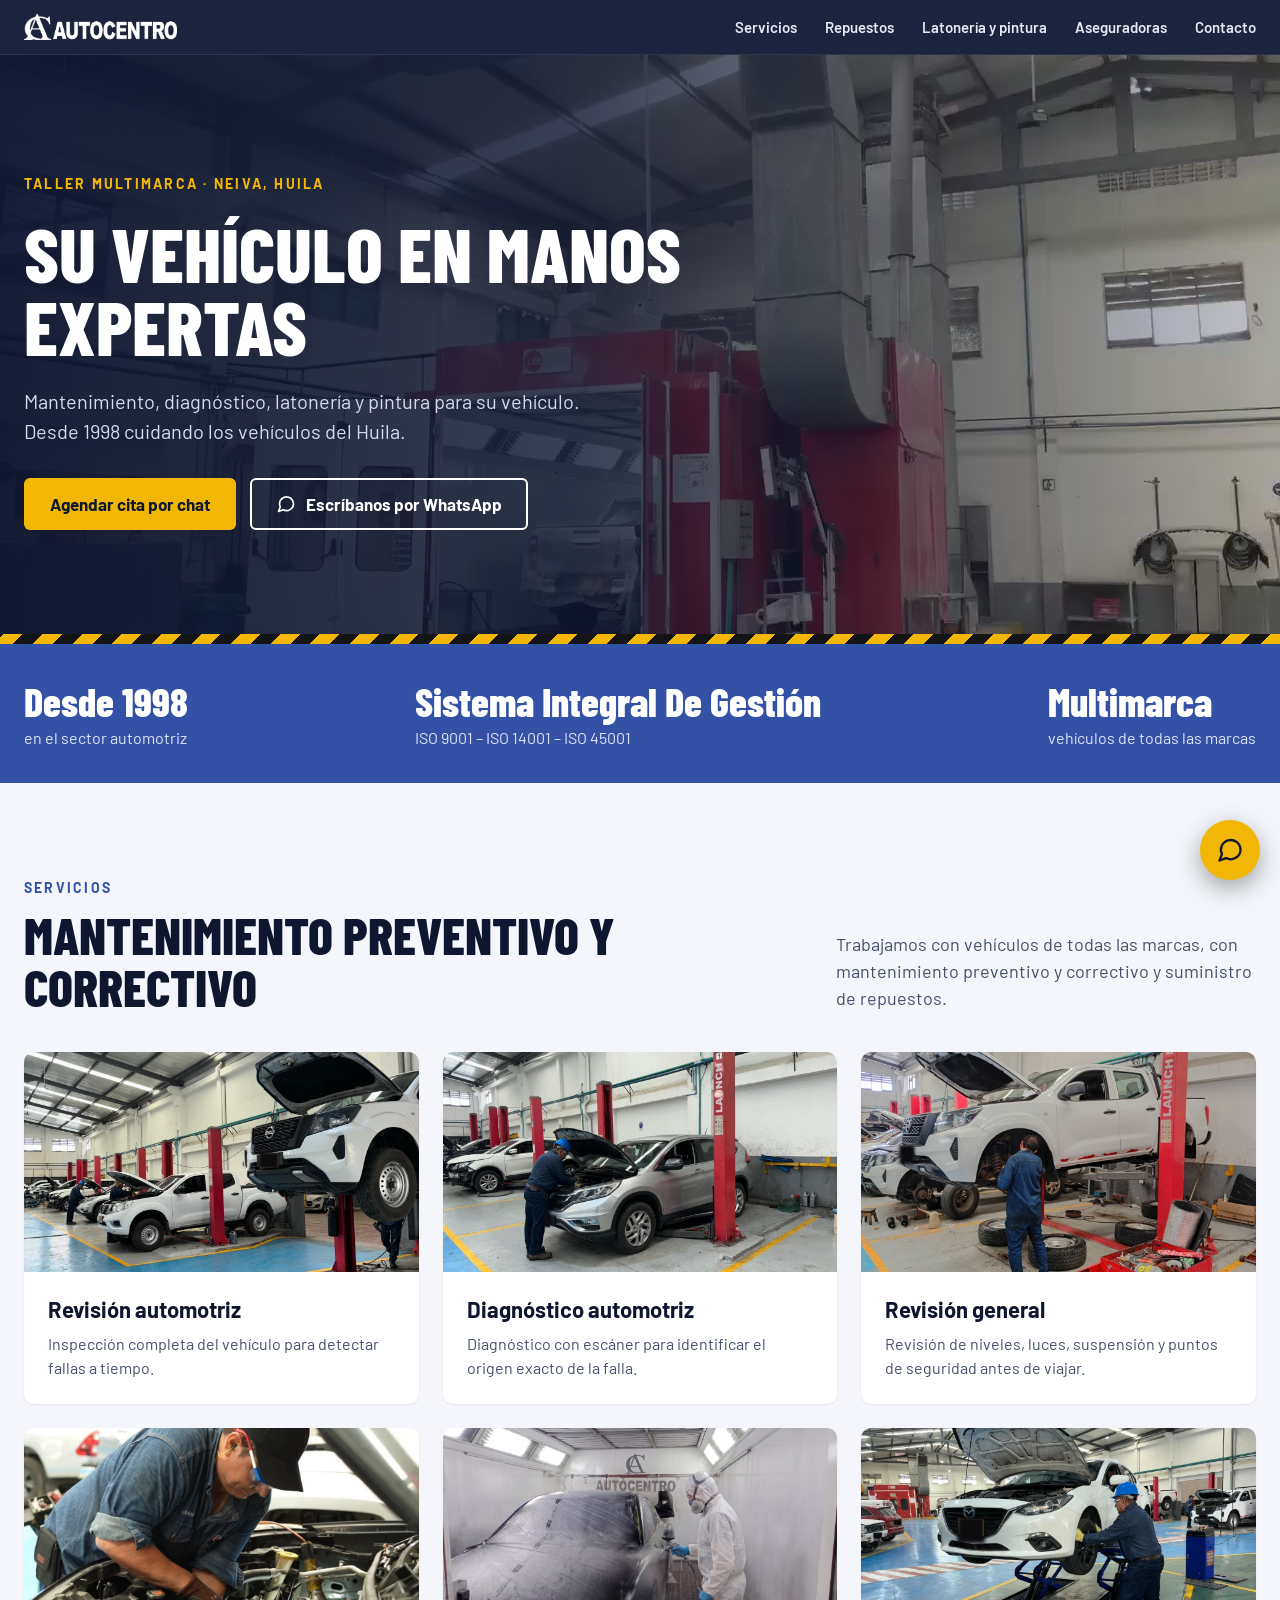
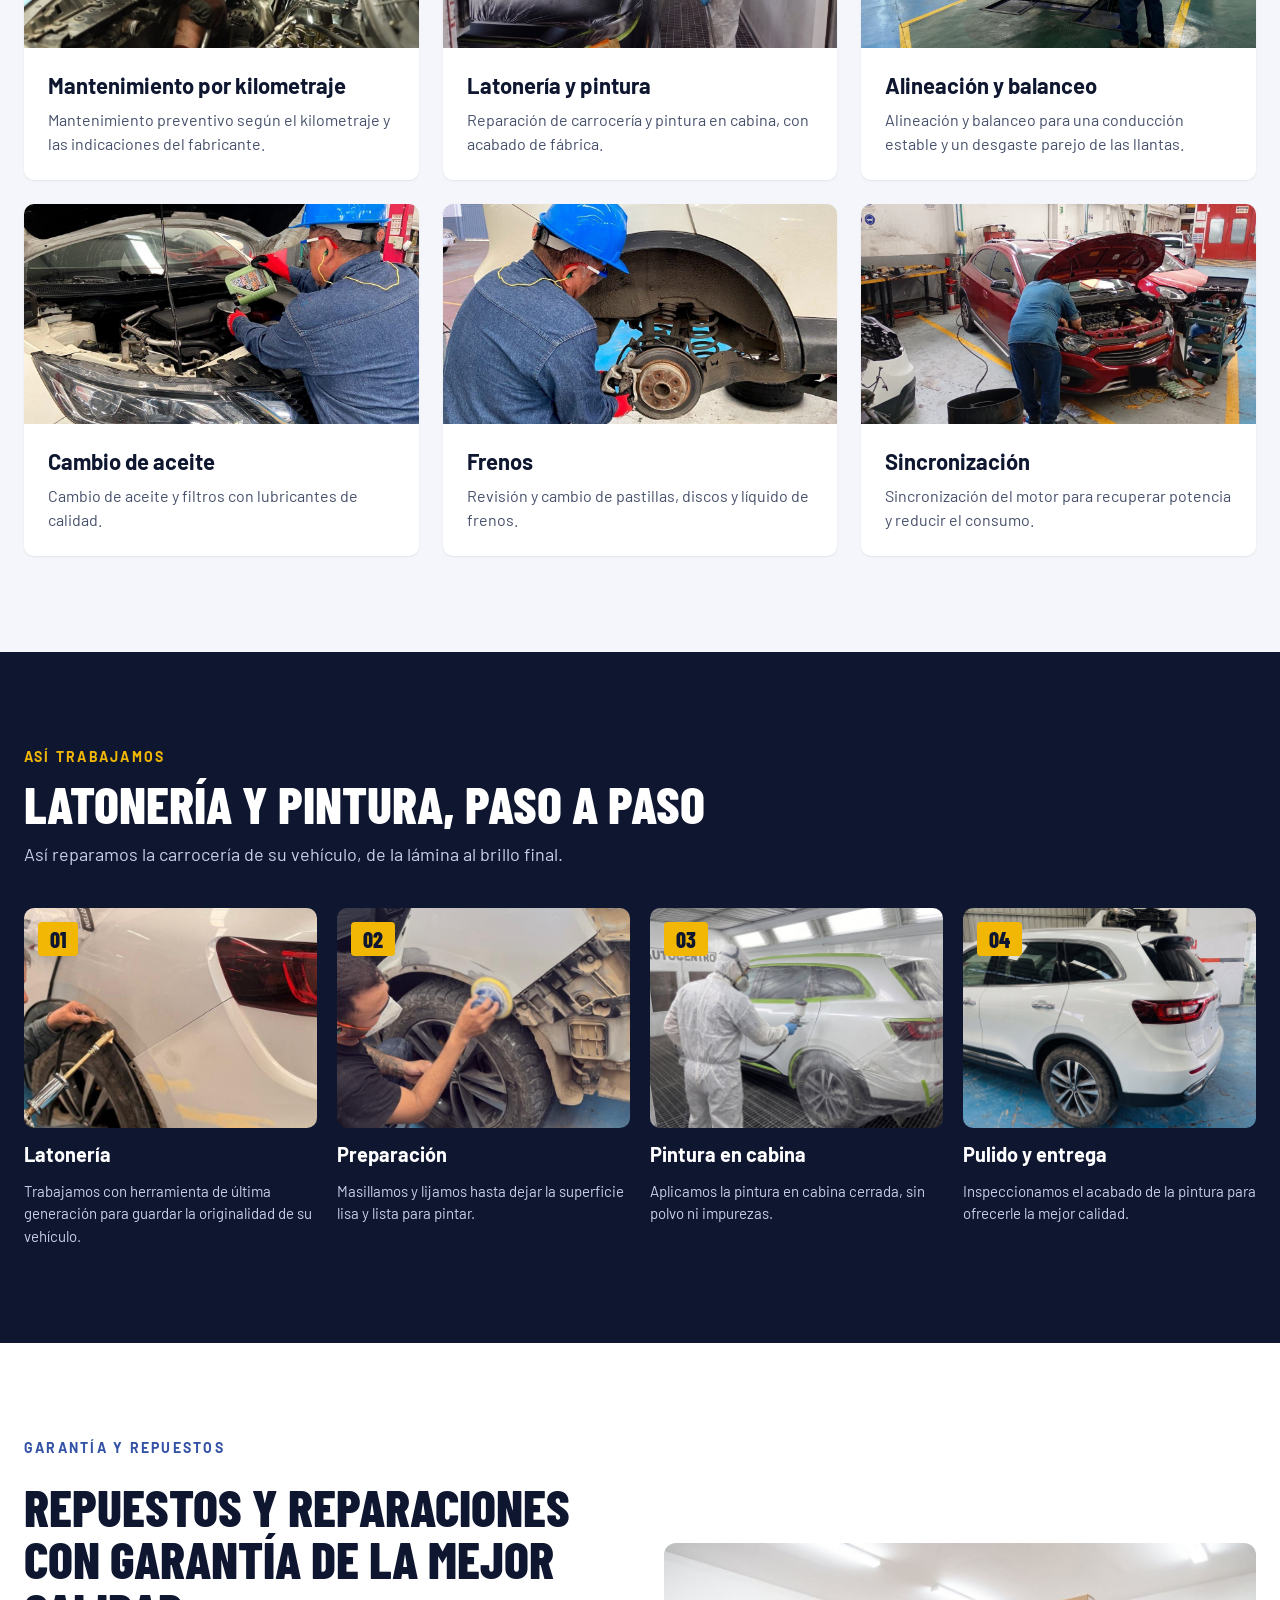
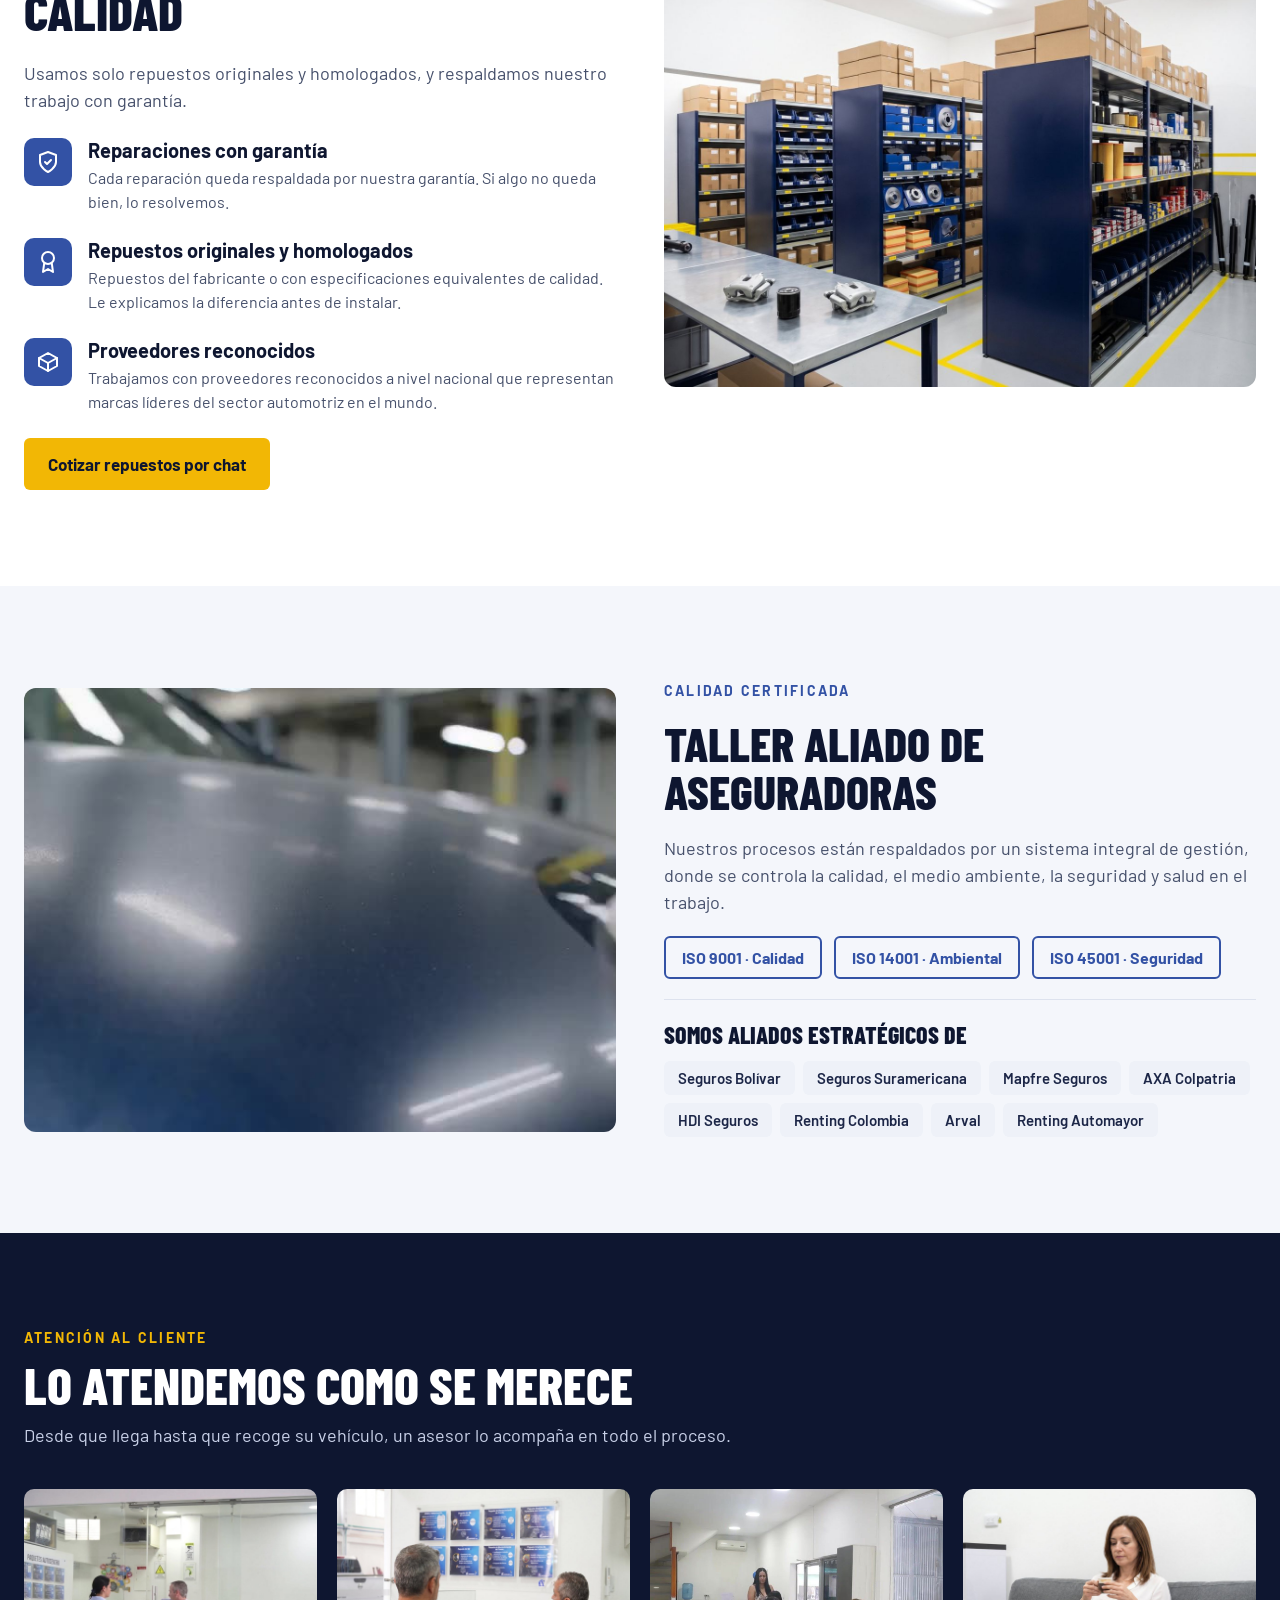
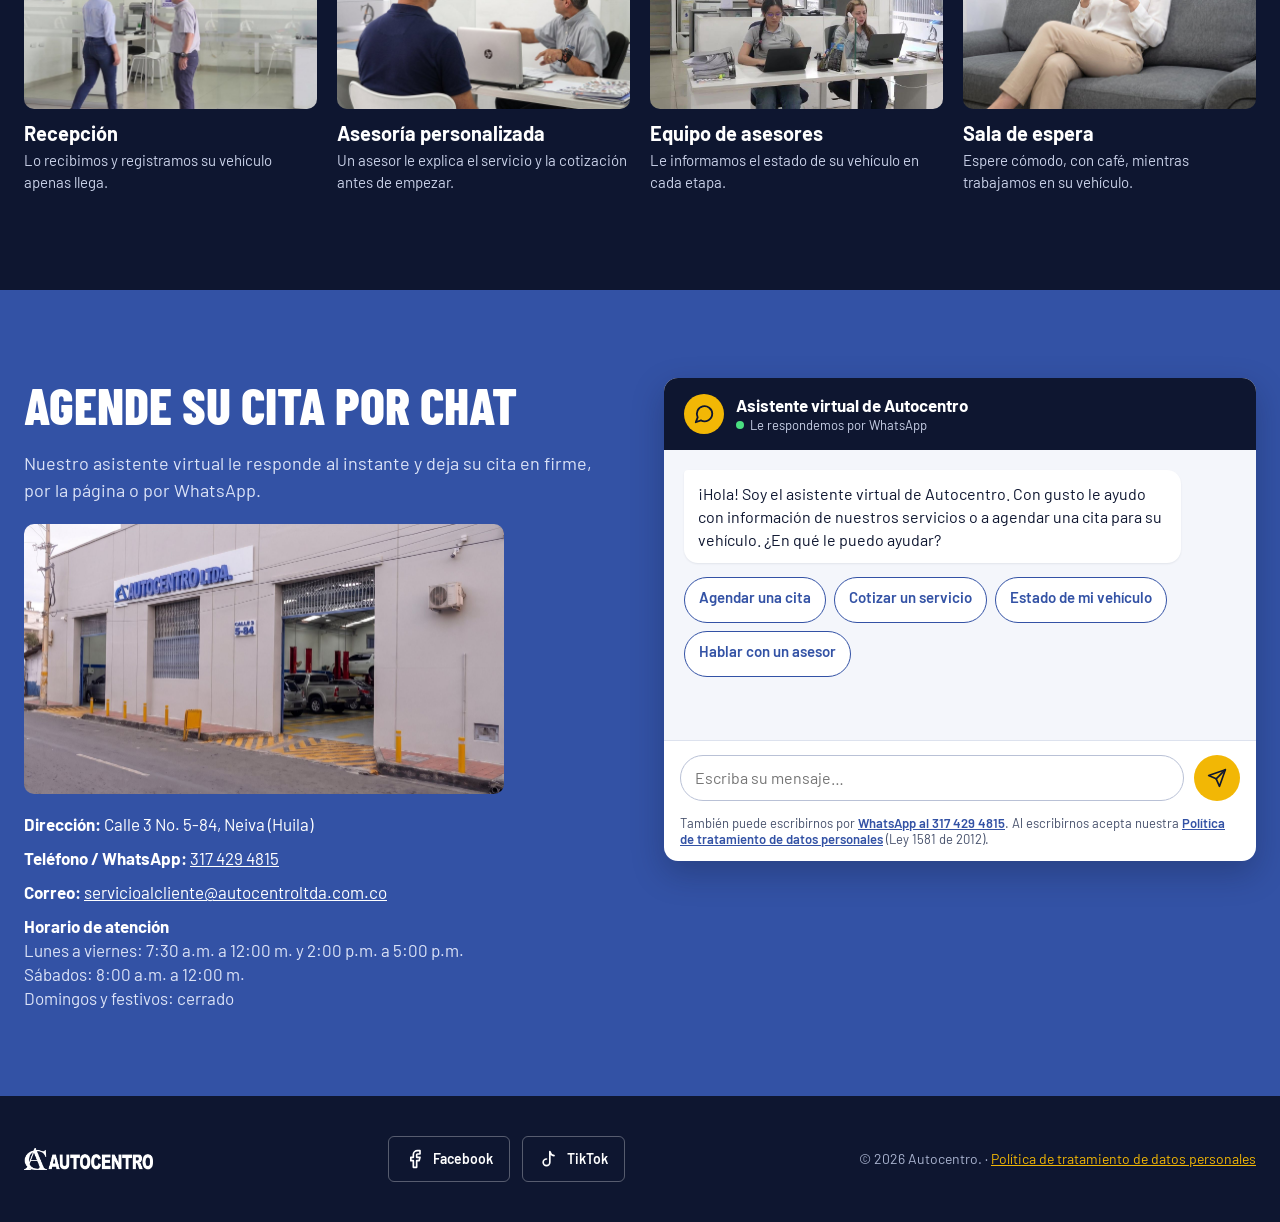
<file: site/index.html>
<!doctype html>
<html lang="es">
<head>
<meta charset="utf-8">
<meta name="viewport" content="width=device-width, initial-scale=1">
<title>Autocentro — Taller automotriz en Neiva</title>
<meta name="description" content="Taller automotriz multimarca en Neiva, Huila, desde 1998. Mantenimiento, diagnóstico, latonería y pintura, alineación y balanceo, frenos y más. Agende su cita.">
<link rel="canonical" href="https://web.autocentroltda.com.co/">
<link rel="icon" type="image/png" sizes="32x32" href="favicon-32.png">
<link rel="apple-touch-icon" href="favicon.png">
<meta name="theme-color" content="#0E1630">
<meta property="og:type" content="website">
<meta property="og:locale" content="es_CO">
<meta property="og:title" content="Autocentro — Taller automotriz en Neiva">
<meta property="og:description" content="Taller automotriz multimarca en Neiva, Huila, desde 1998. Mantenimiento, diagnóstico, latonería y pintura, alineación y balanceo, frenos y más. Agende su cita.">
<meta property="og:url" content="https://web.autocentroltda.com.co/">
<meta property="og:image" content="https://web.autocentroltda.com.co/assets/img/fachada-web5.jpg">
<link rel="preload" href="assets/fonts/barlow-condensed-latin-800-normal.woff2" as="font" type="font/woff2" crossorigin>
<link rel="stylesheet" href="assets/fonts.css">
<script type="application/ld+json">{"@context": "https://schema.org", "@type": "AutoRepair", "name": "Autocentro", "url": "https://web.autocentroltda.com.co/", "image": "https://web.autocentroltda.com.co/assets/img/fachada-web5.jpg", "telephone": "+57 317 429 4815", "email": "servicioalcliente@autocentroltda.com.co", "address": {"@type": "PostalAddress", "streetAddress": "Calle 3 No. 5-84", "addressLocality": "Neiva", "addressRegion": "Huila", "addressCountry": "CO"}, "openingHoursSpecification": [{"@type": "OpeningHoursSpecification", "dayOfWeek": ["Monday", "Tuesday", "Wednesday", "Thursday", "Friday"], "opens": "07:30", "closes": "12:00"}, {"@type": "OpeningHoursSpecification", "dayOfWeek": ["Monday", "Tuesday", "Wednesday", "Thursday", "Friday"], "opens": "14:00", "closes": "17:00"}, {"@type": "OpeningHoursSpecification", "dayOfWeek": "Saturday", "opens": "08:00", "closes": "12:00"}], "sameAs": ["https://www.facebook.com/share/1C6ZcjzJhe/", "https://www.tiktok.com/@autocentro_ltda"]}</script>

<style>
body{margin:0;background:#0E1630}
a{color:#F2B705}a:hover{color:#FFD24D}
@keyframes ac-rise{from{opacity:0;transform:translateY(24px)}to{opacity:1;transform:none}}
@keyframes ac-zoom{from{transform:scale(1.12)}to{transform:scale(1)}}
@keyframes ac-stripe{from{background-position:0 0}to{background-position:56px 0}}
.ac-rise{animation:ac-rise .9s cubic-bezier(.2,.7,.2,1) both}
.ac-d1{animation-delay:.15s}.ac-d2{animation-delay:.3s}.ac-d3{animation-delay:.45s}
.ac-zoom{animation:ac-zoom 14s ease-out both}
.ac-stripe{background-image:repeating-linear-gradient(-45deg,#F2B705 0 14px,#141414 14px 28px);animation:ac-stripe 2.4s linear infinite}
.ac-card img{transition:transform .5s ease}
.ac-card:hover img{transform:scale(1.06)}
.ac-btn{transition:transform .2s ease,background .2s ease}
.ac-btn:hover{transform:translateY(-2px)}
@media (prefers-reduced-motion:reduce){.ac-rise,.ac-zoom,.ac-stripe{animation:none}}
</style>

</head>
<body>


<div style="font-family: 'Barlow', system-ui, sans-serif; color: #0E1630; background: #F4F6FB; min-width: 0">

<header style="position: sticky; top: 0; z-index: 10; background: rgba(14,22,48,.94); border-bottom: 1px solid rgba(255,255,255,.08)">
<div style="max-width: 1240px; margin: 0 auto; padding: 14px 24px; display: flex; flex-wrap: wrap; align-items: center; justify-content: space-between; gap: 16px">
<a href="#inicio" style="display: flex; align-items: center"><img src="assets/img/logo-light-sin-ltda.png" alt="Autocentro" style="height: 26px; width: auto; display: block"></a>
<nav aria-label="Principal" style="display: flex; flex-wrap: wrap; gap: 28px; font-weight: 600; font-size: 15px">
<a href="#servicios" style="color: #E6EAF5; text-decoration: none">Servicios</a>
<a href="#repuestos" style="color: #E6EAF5; text-decoration: none">Repuestos</a>
<a href="#proceso" style="color: #E6EAF5; text-decoration: none">Latonería y pintura</a>
<a href="#aseguradoras" style="color: #E6EAF5; text-decoration: none">Aseguradoras</a>
<a href="#contacto" style="color: #E6EAF5; text-decoration: none">Contacto</a>
</nav>
</div>
</header>

<section id="inicio" style="position: relative; overflow: hidden; background: #0E1630; color: #FFFFFF">
<video autoplay muted loop playsinline preload="auto" poster="assets/video/portada.jpg" aria-hidden="true" style="position: absolute; inset: 0; width: 100%; height: 100%; object-fit: cover"><source src="assets/video/portada.mp4" type="video/mp4"></video>
<div style="position: absolute; inset: 0; background: linear-gradient(90deg, rgba(14,22,48,.96) 0%, rgba(14,22,48,.82) 45%, rgba(14,22,48,.25) 100%)"></div>
<div style="position: relative; max-width: 1240px; margin: 0 auto; padding: 120px 24px 104px; display: flex; flex-direction: column; gap: 24px">
<p class="ac-rise" style="margin: 0; font-weight: 700; letter-spacing: .16em; text-transform: uppercase; font-size: 14px; color: #F2B705">Taller multimarca · Neiva, Huila</p>
<h1 class="ac-rise ac-d1" style="margin: 0; font-family: 'Barlow Condensed', sans-serif; font-weight: 800; font-size: clamp(44px, 6vw, 84px); line-height: .95; text-transform: uppercase; max-width: 760px">Su vehículo en manos expertas</h1>
<p class="ac-rise ac-d2" style="margin: 0; font-size: 20px; line-height: 1.5; max-width: 560px; color: #D3DAEE">Mantenimiento, diagnóstico, latonería y pintura para su vehículo. Desde 1998 cuidando los vehículos del Huila.</p>
<div class="ac-rise ac-d3" style="display: flex; flex-wrap: wrap; gap: 14px; margin-top: 8px">
<a class="ac-btn" href="#chat" style="background: #F2B705; color: #0E1630; text-decoration: none; font-weight: 700; padding: 16px 26px; border-radius: 6px; font-size: 17px">Agendar cita por chat</a>
<a class="ac-btn" href="https://wa.me/573174294815" target="_blank" rel="noopener" style="border: 2px solid #FFFFFF; color: #FFFFFF; text-decoration: none; font-weight: 700; padding: 14px 24px; border-radius: 6px; font-size: 17px; display: flex; align-items: center; gap: 10px"><svg aria-hidden="true" width="20" height="20" viewBox="0 0 24 24" fill="none" stroke="currentColor" stroke-width="2" stroke-linecap="round" stroke-linejoin="round"><path d="M21 11.5a8.4 8.4 0 0 1-12.4 7.4L3 21l2.1-5.4A8.4 8.4 0 1 1 21 11.5z"></path></svg>Escríbanos por WhatsApp</a>
</div>
</div>
<div class="ac-stripe" style="position: relative; height: 10px"></div>
</section>

<section aria-label="Cifras" style="background: #3352A5; color: #FFFFFF">
<div style="max-width: 1240px; margin: 0 auto; padding: 36px 24px; display: flex; flex-wrap: wrap; justify-content: space-between; align-items: flex-start; gap: 28px 40px">
<div style="display: flex; flex-direction: column; gap: 6px; white-space: nowrap"><span style="font-family: 'Barlow Condensed', sans-serif; font-weight: 800; font-size: clamp(26px, 6.6vw, 40px); line-height: 1.05">Desde 1998</span><span style="font-size: 16px; color: #DCE3F7">en el sector automotriz</span></div>
<div style="display: flex; flex-direction: column; gap: 6px; white-space: nowrap"><span style="font-family: 'Barlow Condensed', sans-serif; font-weight: 800; font-size: clamp(26px, 6.6vw, 40px); line-height: 1.05">Sistema Integral De Gestión</span><span style="font-size: 16px; color: #DCE3F7">ISO 9001 – ISO 14001 – ISO 45001</span></div>
<div style="display: flex; flex-direction: column; gap: 6px; white-space: nowrap"><span style="font-family: 'Barlow Condensed', sans-serif; font-weight: 800; font-size: clamp(26px, 6.6vw, 40px); line-height: 1.05">Multimarca</span><span style="font-size: 16px; color: #DCE3F7">vehículos de todas las marcas</span></div>
</div>
</section>

<section id="servicios" style="max-width: 1240px; margin: 0 auto; padding: 96px 24px; display: flex; flex-direction: column; gap: 40px">
<div style="display: flex; flex-wrap: wrap; justify-content: space-between; align-items: flex-end; gap: 24px">
<div style="display: flex; flex-direction: column; gap: 12px; max-width: 640px">
<p style="margin: 0; font-weight: 700; letter-spacing: .16em; text-transform: uppercase; font-size: 14px; color: #3352A5">Servicios</p>
<h2 style="margin: 0; font-family: 'Barlow Condensed', sans-serif; font-weight: 800; font-size: 52px; line-height: 1; text-transform: uppercase">Mantenimiento preventivo y correctivo</h2>
</div>
<p style="margin: 0; font-size: 18px; line-height: 1.5; max-width: 420px; color: #46506B">Trabajamos con vehículos de todas las marcas, con mantenimiento preventivo y correctivo y suministro de repuestos.</p>
</div>
<div style="display: grid; grid-template-columns: repeat(auto-fit, minmax(340px, 1fr)); gap: 24px">
<article class="ac-card" style="background: #FFFFFF; border-radius: 10px; overflow: hidden; box-shadow: 0 1px 2px rgba(14,22,48,.08); display: flex; flex-direction: column">
<div style="overflow: hidden; height: 220px"><img src="assets/img/revision-automotriz.jpg" alt="Vehículos en los elevadores del taller Autocentro" style="width: 100%; height: 100%; object-fit: cover; display: block"></div>
<div style="padding: 24px; display: flex; flex-direction: column; gap: 10px"><h3 style="margin: 0; font-size: 22px; font-weight: 700">Revisión automotriz</h3><p style="margin: 0; font-size: 16px; line-height: 1.5; color: #46506B">Inspección completa del vehículo para detectar fallas a tiempo.</p></div>
</article>
<article class="ac-card" style="background: #FFFFFF; border-radius: 10px; overflow: hidden; box-shadow: 0 1px 2px rgba(14,22,48,.08); display: flex; flex-direction: column">
<div style="overflow: hidden; height: 220px"><img src="assets/img/diagnostico.jpg" alt="Técnico revisando el motor de una camioneta" style="width: 100%; height: 100%; object-fit: cover; display: block"></div>
<div style="padding: 24px; display: flex; flex-direction: column; gap: 10px"><h3 style="margin: 0; font-size: 22px; font-weight: 700">Diagnóstico automotriz</h3><p style="margin: 0; font-size: 16px; line-height: 1.5; color: #46506B">Diagnóstico con escáner para identificar el origen exacto de la falla.</p></div>
</article>
<article class="ac-card" style="background: #FFFFFF; border-radius: 10px; overflow: hidden; box-shadow: 0 1px 2px rgba(14,22,48,.08); display: flex; flex-direction: column">
<div style="overflow: hidden; height: 220px"><img src="assets/img/revision-general.jpg" alt="Técnico revisando la suspensión de una camioneta en el elevador" style="width: 100%; height: 100%; object-fit: cover; display: block"></div>
<div style="padding: 24px; display: flex; flex-direction: column; gap: 10px"><h3 style="margin: 0; font-size: 22px; font-weight: 700">Revisión general</h3><p style="margin: 0; font-size: 16px; line-height: 1.5; color: #46506B">Revisión de niveles, luces, suspensión y puntos de seguridad antes de viajar.</p></div>
</article>
<article class="ac-card" style="background: #FFFFFF; border-radius: 10px; overflow: hidden; box-shadow: 0 1px 2px rgba(14,22,48,.08); display: flex; flex-direction: column">
<div style="overflow: hidden; height: 220px"><img src="assets/img/mantenimiento.jpg" alt="Técnico trabajando en el motor de un vehículo" style="width: 100%; height: 100%; object-fit: cover; display: block"></div>
<div style="padding: 24px; display: flex; flex-direction: column; gap: 10px"><h3 style="margin: 0; font-size: 22px; font-weight: 700">Mantenimiento por kilometraje</h3><p style="margin: 0; font-size: 16px; line-height: 1.5; color: #46506B">Mantenimiento preventivo según el kilometraje y las indicaciones del fabricante.</p></div>
</article>
<article class="ac-card" style="background: #FFFFFF; border-radius: 10px; overflow: hidden; box-shadow: 0 1px 2px rgba(14,22,48,.08); display: flex; flex-direction: column">
<div style="overflow: hidden; height: 220px"><img src="assets/img/cabina-pintor-web.jpg" alt="Pintor con traje y respirador pintando la puerta de un vehículo en la cabina de Autocentro" style="width: 100%; height: 100%; object-fit: cover; display: block"></div>
<div style="padding: 24px; display: flex; flex-direction: column; gap: 10px"><h3 style="margin: 0; font-size: 22px; font-weight: 700">Latonería y pintura</h3><p style="margin: 0; font-size: 16px; line-height: 1.5; color: #46506B">Reparación de carrocería y pintura en cabina, con acabado de fábrica.</p></div>
</article>
<article class="ac-card" style="background: #FFFFFF; border-radius: 10px; overflow: hidden; box-shadow: 0 1px 2px rgba(14,22,48,.08); display: flex; flex-direction: column">
<div style="overflow: hidden; height: 220px"><img src="assets/img/alineacion-balanceo.jpg" alt="Técnico balanceando la rueda de un automóvil" style="width: 100%; height: 100%; object-fit: cover; display: block"></div>
<div style="padding: 24px; display: flex; flex-direction: column; gap: 10px"><h3 style="margin: 0; font-size: 22px; font-weight: 700">Alineación y balanceo</h3><p style="margin: 0; font-size: 16px; line-height: 1.5; color: #46506B">Alineación y balanceo para una conducción estable y un desgaste parejo de las llantas.</p></div>
</article>
<article class="ac-card" style="background: #FFFFFF; border-radius: 10px; overflow: hidden; box-shadow: 0 1px 2px rgba(14,22,48,.08); display: flex; flex-direction: column">
<div style="overflow: hidden; height: 220px"><img src="assets/img/cambio-aceite.jpg" alt="Técnico agregando aceite al motor" style="width: 100%; height: 100%; object-fit: cover; display: block"></div>
<div style="padding: 24px; display: flex; flex-direction: column; gap: 10px"><h3 style="margin: 0; font-size: 22px; font-weight: 700">Cambio de aceite</h3><p style="margin: 0; font-size: 16px; line-height: 1.5; color: #46506B">Cambio de aceite y filtros con lubricantes de calidad.</p></div>
</article>
<article class="ac-card" style="background: #FFFFFF; border-radius: 10px; overflow: hidden; box-shadow: 0 1px 2px rgba(14,22,48,.08); display: flex; flex-direction: column">
<div style="overflow: hidden; height: 220px"><img src="assets/img/frenos.jpg" alt="Técnico revisando el freno de disco de un vehículo" style="width: 100%; height: 100%; object-fit: cover; display: block"></div>
<div style="padding: 24px; display: flex; flex-direction: column; gap: 10px"><h3 style="margin: 0; font-size: 22px; font-weight: 700">Frenos</h3><p style="margin: 0; font-size: 16px; line-height: 1.5; color: #46506B">Revisión y cambio de pastillas, discos y líquido de frenos.</p></div>
</article>
<article class="ac-card" style="background: #FFFFFF; border-radius: 10px; overflow: hidden; box-shadow: 0 1px 2px rgba(14,22,48,.08); display: flex; flex-direction: column">
<div style="overflow: hidden; height: 220px"><img src="assets/img/mecanica-motor.jpg" alt="Mecánico revisando el motor de un vehículo" style="width: 100%; height: 100%; object-fit: cover; display: block"></div>
<div style="padding: 24px; display: flex; flex-direction: column; gap: 10px"><h3 style="margin: 0; font-size: 22px; font-weight: 700">Sincronización</h3><p style="margin: 0; font-size: 16px; line-height: 1.5; color: #46506B">Sincronización del motor para recuperar potencia y reducir el consumo.</p></div>
</article>
</div>
</section>

<section id="proceso" style="background: #0E1630; color: #FFFFFF">
<div style="max-width: 1240px; margin: 0 auto; padding: 96px 24px; display: flex; flex-direction: column; gap: 40px">
<div style="display: flex; flex-direction: column; gap: 12px; max-width: 720px">
<p style="margin: 0; font-weight: 700; letter-spacing: .16em; text-transform: uppercase; font-size: 14px; color: #F2B705">Así trabajamos</p>
<h2 style="margin: 0; font-family: 'Barlow Condensed', sans-serif; font-weight: 800; font-size: 52px; line-height: 1; text-transform: uppercase">Latonería y pintura, paso a paso</h2>
<p style="margin: 0; font-size: 18px; line-height: 1.5; color: #C9D1E8">Así reparamos la carrocería de su vehículo, de la lámina al brillo final.</p>
</div>
<ol style="list-style: none; margin: 0; padding: 0; display: grid; grid-template-columns: repeat(auto-fit, minmax(240px, 1fr)); gap: 20px">
<li style="display: flex; flex-direction: column; gap: 14px">
<div style="position: relative; border-radius: 10px; overflow: hidden; aspect-ratio: 4 / 3"><img src="assets/img/lat-1-latoneria.jpg" alt="Técnico recuperando la lámina del costado de una camioneta con herramienta de tracción" style="width: 100%; height: 100%; object-fit: cover; display: block"><span style="position: absolute; top: 14px; left: 14px; background: #F2B705; color: #0E1630; font-weight: 800; font-family: 'Barlow Condensed', sans-serif; font-size: 22px; padding: 4px 12px; border-radius: 4px">01</span></div>
<h3 style="margin: 0; font-size: 20px; font-weight: 700">Latonería</h3><p style="margin: 0; font-size: 15px; line-height: 1.5; color: #C9D1E8">Trabajamos con herramienta de última generación para guardar la originalidad de su vehículo.</p>
</li>
<li style="display: flex; flex-direction: column; gap: 14px">
<div style="position: relative; border-radius: 10px; overflow: hidden; aspect-ratio: 4 / 3"><img src="assets/img/lat-2-preparacion.jpg" alt="Técnico con tapabocas lijando el costado de la camioneta" style="width: 100%; height: 100%; object-fit: cover; display: block"><span style="position: absolute; top: 14px; left: 14px; background: #F2B705; color: #0E1630; font-weight: 800; font-family: 'Barlow Condensed', sans-serif; font-size: 22px; padding: 4px 12px; border-radius: 4px">02</span></div>
<h3 style="margin: 0; font-size: 20px; font-weight: 700">Preparación</h3><p style="margin: 0; font-size: 15px; line-height: 1.5; color: #C9D1E8">Masillamos y lijamos hasta dejar la superficie lisa y lista para pintar.</p>
</li>
<li style="display: flex; flex-direction: column; gap: 14px">
<div style="position: relative; border-radius: 10px; overflow: hidden; aspect-ratio: 4 / 3"><img src="assets/img/lat-3-pintura-ia.jpg" alt="Pintor con traje, capucha y respirador pintando el costado de la camioneta en la cabina de Autocentro" style="width: 100%; height: 100%; object-fit: cover; display: block"><span style="position: absolute; top: 14px; left: 14px; background: #F2B705; color: #0E1630; font-weight: 800; font-family: 'Barlow Condensed', sans-serif; font-size: 22px; padding: 4px 12px; border-radius: 4px">03</span></div>
<h3 style="margin: 0; font-size: 20px; font-weight: 700">Pintura en cabina</h3><p style="margin: 0; font-size: 15px; line-height: 1.5; color: #C9D1E8">Aplicamos la pintura en cabina cerrada, sin polvo ni impurezas.</p>
</li>
<li style="display: flex; flex-direction: column; gap: 14px">
<div style="position: relative; border-radius: 10px; overflow: hidden; aspect-ratio: 4 / 3"><img src="assets/img/lat-4-terminada.jpg" alt="La camioneta terminada, con el costado y el bómper pintados en blanco brillante" style="width: 100%; height: 100%; object-fit: cover; display: block"><span style="position: absolute; top: 14px; left: 14px; background: #F2B705; color: #0E1630; font-weight: 800; font-family: 'Barlow Condensed', sans-serif; font-size: 22px; padding: 4px 12px; border-radius: 4px">04</span></div>
<h3 style="margin: 0; font-size: 20px; font-weight: 700">Pulido y entrega</h3><p style="margin: 0; font-size: 15px; line-height: 1.5; color: #C9D1E8">Inspeccionamos el acabado de la pintura para ofrecerle la mejor calidad.</p>
</li>
</ol>
</div>
</section>

<section id="repuestos" style="background: #FFFFFF">
<div style="max-width: 1240px; margin: 0 auto; padding: 96px 24px; display: grid; grid-template-columns: repeat(auto-fit, minmax(320px, 1fr)); gap: 48px; align-items: center">
<div style="display: flex; flex-direction: column; gap: 24px">
<p style="margin: 0; font-weight: 700; letter-spacing: .16em; text-transform: uppercase; font-size: 14px; color: #3352A5">Garantía y repuestos</p>
<h2 style="margin: 0; font-family: 'Barlow Condensed', sans-serif; font-weight: 800; font-size: 52px; line-height: 1; text-transform: uppercase">Repuestos y reparaciones con garantía de la mejor calidad</h2>
<p style="margin: 0; font-size: 18px; line-height: 1.5; color: #46506B">Usamos solo repuestos originales y homologados, y respaldamos nuestro trabajo con garantía.</p>
<div style="display: flex; gap: 16px; align-items: flex-start"><span style="width: 48px; height: 48px; border-radius: 10px; background: #3352A5; color: #FFFFFF; display: flex; align-items: center; justify-content: center; flex: none"><svg aria-hidden="true" width="24" height="24" viewBox="0 0 24 24" fill="none" stroke="currentColor" stroke-width="2" stroke-linecap="round" stroke-linejoin="round"><path d="M12 22s8-4 8-10V5l-8-3-8 3v7c0 6 8 10 8 10z"></path><path d="m9 12 2 2 4-4"></path></svg></span><div style="display: flex; flex-direction: column; gap: 4px"><h3 style="margin: 0; font-size: 20px; font-weight: 700">Reparaciones con garantía</h3><p style="margin: 0; font-size: 16px; line-height: 1.5; color: #46506B">Cada reparación queda respaldada por nuestra garantía. Si algo no queda bien, lo resolvemos.</p></div></div>
<div style="display: flex; gap: 16px; align-items: flex-start"><span style="width: 48px; height: 48px; border-radius: 10px; background: #3352A5; color: #FFFFFF; display: flex; align-items: center; justify-content: center; flex: none"><svg aria-hidden="true" width="24" height="24" viewBox="0 0 24 24" fill="none" stroke="currentColor" stroke-width="2" stroke-linecap="round" stroke-linejoin="round"><circle cx="12" cy="8" r="6"></circle><path d="M8.2 13.3 7 22l5-3 5 3-1.2-8.7"></path></svg></span><div style="display: flex; flex-direction: column; gap: 4px"><h3 style="margin: 0; font-size: 20px; font-weight: 700">Repuestos originales y homologados</h3><p style="margin: 0; font-size: 16px; line-height: 1.5; color: #46506B">Repuestos del fabricante o con especificaciones equivalentes de calidad. Le explicamos la diferencia antes de instalar.</p></div></div>
<div style="display: flex; gap: 16px; align-items: flex-start"><span style="width: 48px; height: 48px; border-radius: 10px; background: #3352A5; color: #FFFFFF; display: flex; align-items: center; justify-content: center; flex: none"><svg aria-hidden="true" width="24" height="24" viewBox="0 0 24 24" fill="none" stroke="currentColor" stroke-width="2" stroke-linecap="round" stroke-linejoin="round"><path d="M21 8 12 3 3 8v8l9 5 9-5z"></path><path d="m3 8 9 5 9-5"></path><path d="M12 13v8"></path></svg></span><div style="display: flex; flex-direction: column; gap: 4px"><h3 style="margin: 0; font-size: 20px; font-weight: 700">Proveedores reconocidos</h3><p style="margin: 0; font-size: 16px; line-height: 1.5; color: #46506B">Trabajamos con proveedores reconocidos a nivel nacional que representan marcas líderes del sector automotriz en el mundo.</p></div></div>
<a class="ac-btn" href="#chat" style="align-self: flex-start; background: #F2B705; color: #0E1630; text-decoration: none; font-weight: 700; padding: 16px 24px; border-radius: 6px; font-size: 17px">Cotizar repuestos por chat</a>
</div>
<div style="border-radius: 12px; overflow: hidden; aspect-ratio: 4 / 3"><img src="assets/img/repuestos-web.jpg" alt="Bodega de repuestos organizada en estanterías, con discos de freno, filtros y amortiguadores" style="width: 100%; height: 100%; object-fit: cover; display: block"></div>
</div>
</section>

<section id="aseguradoras" style="max-width: 1240px; margin: 0 auto; padding: 96px 24px; display: grid; grid-template-columns: repeat(auto-fit, minmax(320px, 1fr)); gap: 48px; align-items: center">
<div style="border-radius: 12px; overflow: hidden; aspect-ratio: 4 / 3"><video autoplay muted loop playsinline preload="metadata" poster="assets/video/aseguradoras.jpg" aria-label="Técnico puliendo un vehículo en el taller" style="width: 100%; height: 100%; object-fit: cover; display: block"><source src="assets/video/aseguradoras.mp4" type="video/mp4"></video></div>
<div style="display: flex; flex-direction: column; gap: 20px">
<p style="margin: 0; font-weight: 700; letter-spacing: .16em; text-transform: uppercase; font-size: 14px; color: #3352A5">Calidad certificada</p>
<h2 style="margin: 0; font-family: 'Barlow Condensed', sans-serif; font-weight: 800; font-size: 48px; line-height: 1; text-transform: uppercase">Taller aliado de aseguradoras</h2>
<p style="margin: 0; font-size: 18px; line-height: 1.5; color: #46506B">Nuestros procesos están respaldados por un sistema integral de gestión, donde se controla la calidad, el medio ambiente, la seguridad y salud en el trabajo.</p>
<div style="display: flex; flex-wrap: wrap; gap: 12px">
<span style="border: 2px solid #3352A5; color: #3352A5; font-weight: 700; padding: 10px 16px; border-radius: 6px">ISO 9001 · Calidad</span>
<span style="border: 2px solid #3352A5; color: #3352A5; font-weight: 700; padding: 10px 16px; border-radius: 6px">ISO 14001 · Ambiental</span>
<span style="border: 2px solid #3352A5; color: #3352A5; font-weight: 700; padding: 10px 16px; border-radius: 6px">ISO 45001 · Seguridad</span>
</div>
<div style="border-top: 1px solid #DDE2EE; padding-top: 20px; display: flex; flex-direction: column; gap: 12px">
<p style="margin: 0; font-family: 'Barlow Condensed', sans-serif; font-weight: 800; font-size: 24px; text-transform: uppercase; color: #0E1630">Somos aliados estratégicos de</p>
<div style="display: flex; flex-wrap: wrap; gap: 8px">
<span style="background: #EEF1F8; color: #1C2647; font-weight: 600; font-size: 15px; padding: 8px 14px; border-radius: 6px">Seguros Bolívar</span>
<span style="background: #EEF1F8; color: #1C2647; font-weight: 600; font-size: 15px; padding: 8px 14px; border-radius: 6px">Seguros Suramericana</span>
<span style="background: #EEF1F8; color: #1C2647; font-weight: 600; font-size: 15px; padding: 8px 14px; border-radius: 6px">Mapfre Seguros</span>
<span style="background: #EEF1F8; color: #1C2647; font-weight: 600; font-size: 15px; padding: 8px 14px; border-radius: 6px">AXA Colpatria</span>
<span style="background: #EEF1F8; color: #1C2647; font-weight: 600; font-size: 15px; padding: 8px 14px; border-radius: 6px">HDI Seguros</span>
<span style="background: #EEF1F8; color: #1C2647; font-weight: 600; font-size: 15px; padding: 8px 14px; border-radius: 6px">Renting Colombia</span>
<span style="background: #EEF1F8; color: #1C2647; font-weight: 600; font-size: 15px; padding: 8px 14px; border-radius: 6px">Arval</span>
<span style="background: #EEF1F8; color: #1C2647; font-weight: 600; font-size: 15px; padding: 8px 14px; border-radius: 6px">Renting Automayor</span>
</div>
</div>
</div>
</section>

<section id="atencion" style="background: #0E1630; color: #FFFFFF">
<div style="max-width: 1240px; margin: 0 auto; padding: 96px 24px; display: flex; flex-direction: column; gap: 40px">
<div style="display: flex; flex-direction: column; gap: 12px; max-width: 720px">
<p style="margin: 0; font-weight: 700; letter-spacing: .16em; text-transform: uppercase; font-size: 14px; color: #F2B705">Atención al cliente</p>
<h2 style="margin: 0; font-family: 'Barlow Condensed', sans-serif; font-weight: 800; font-size: 52px; line-height: 1; text-transform: uppercase">Lo atendemos como se merece</h2>
<p style="margin: 0; font-size: 18px; line-height: 1.5; color: #C9D1E8">Desde que llega hasta que recoge su vehículo, un asesor lo acompaña en todo el proceso.</p>
</div>
<div style="display: grid; grid-template-columns: repeat(auto-fit, minmax(240px, 1fr)); gap: 20px">
<figure style="margin: 0; display: flex; flex-direction: column; gap: 12px">
<div style="border-radius: 10px; overflow: hidden; aspect-ratio: 4 / 3"><img src="assets/img/recepcion2.jpg" alt="Clienta llegando a la recepción de Autocentro, recibida por un asesor" style="width: 100%; height: 100%; object-fit: cover; display: block"></div>
<figcaption style="display: flex; flex-direction: column; gap: 4px"><strong style="font-size: 20px">Recepción</strong><span style="font-size: 15px; line-height: 1.5; color: #C9D1E8">Lo recibimos y registramos su vehículo apenas llega.</span></figcaption>
</figure>
<figure style="margin: 0; display: flex; flex-direction: column; gap: 12px">
<div style="border-radius: 10px; overflow: hidden; aspect-ratio: 4 / 3"><img src="assets/img/asesoria2.jpg" alt="Asesor explicando los paquetes de mantenimiento a un cliente" style="width: 100%; height: 100%; object-fit: cover; display: block"></div>
<figcaption style="display: flex; flex-direction: column; gap: 4px"><strong style="font-size: 20px">Asesoría personalizada</strong><span style="font-size: 15px; line-height: 1.5; color: #C9D1E8">Un asesor le explica el servicio y la cotización antes de empezar.</span></figcaption>
</figure>
<figure style="margin: 0; display: flex; flex-direction: column; gap: 12px">
<div style="border-radius: 10px; overflow: hidden; aspect-ratio: 4 / 3"><img src="assets/img/asesores.jpg" alt="Equipo de asesoras en la oficina de atención" style="width: 100%; height: 100%; object-fit: cover; display: block"></div>
<figcaption style="display: flex; flex-direction: column; gap: 4px"><strong style="font-size: 20px">Equipo de asesores</strong><span style="font-size: 15px; line-height: 1.5; color: #C9D1E8">Le informamos el estado de su vehículo en cada etapa.</span></figcaption>
</figure>
<figure style="margin: 0; display: flex; flex-direction: column; gap: 12px">
<div style="border-radius: 10px; overflow: hidden; aspect-ratio: 4 / 3"><img src="assets/img/sala2.jpg" alt="Clienta tomando café en el sofá de la sala de espera" style="width: 100%; height: 100%; object-fit: cover; display: block"></div>
<figcaption style="display: flex; flex-direction: column; gap: 4px"><strong style="font-size: 20px">Sala de espera</strong><span style="font-size: 15px; line-height: 1.5; color: #C9D1E8">Espere cómodo, con café, mientras trabajamos en su vehículo.</span></figcaption>
</figure>
</div>
</div>
</section>

<section id="contacto" style="background: #3352A5; color: #FFFFFF">
<div style="max-width: 1240px; margin: 0 auto; padding: 88px 24px; display: grid; grid-template-columns: repeat(auto-fit, minmax(320px, 1fr)); gap: 48px">
<div style="display: flex; flex-direction: column; gap: 20px">
<h2 style="margin: 0; font-family: 'Barlow Condensed', sans-serif; font-weight: 800; font-size: 52px; line-height: 1; text-transform: uppercase">Agende su cita por chat</h2>
<p style="margin: 0; font-size: 18px; line-height: 1.5; color: #DCE3F7">Nuestro asistente virtual le responde al instante y deja su cita en firme, por la página o por WhatsApp.</p>
<div style="border-radius: 10px; overflow: hidden; aspect-ratio: 16 / 9; max-width: 480px"><img src="assets/img/fachada-web5.jpg" alt="Fachada de Autocentro en la Calle 3 No. 5-84, Neiva" style="width: 100%; height: 100%; object-fit: cover; display: block"></div>
<div style="display: flex; flex-direction: column; gap: 14px; font-size: 17px">
<p style="margin: 0"><strong>Dirección:</strong> Calle 3 No. 5-84, Neiva (Huila)</p>
<p style="margin: 0"><strong>Teléfono / WhatsApp:</strong> <a href="https://wa.me/573174294815" target="_blank" rel="noopener" style="color: #FFFFFF">317 429 4815</a></p>
<p style="margin: 0"><strong>Correo:</strong> <a href="mailto:servicioalcliente@autocentroltda.com.co" style="color: #FFFFFF; overflow-wrap: anywhere">servicioalcliente@autocentroltda.com.co</a></p>
<div style="display: flex; flex-direction: column; gap: 4px"><p style="margin: 0"><strong>Horario de atención</strong></p><p style="margin: 0; color: #DCE3F7">Lunes a viernes: 7:30 a.m. a 12:00 m. y 2:00 p.m. a 5:00 p.m.</p><p style="margin: 0; color: #DCE3F7">Sábados: 8:00 a.m. a 12:00 m.</p><p style="margin: 0; color: #DCE3F7">Domingos y festivos: cerrado</p></div>
</div>
</div>
<div id="chat" style="align-self: start; scroll-margin-top: 90px; background: #FFFFFF; color: #0E1630; border-radius: 14px; overflow: hidden; display: flex; flex-direction: column; box-shadow: 0 12px 32px rgba(14,22,48,.28)">
<div style="background: #0E1630; color: #FFFFFF; padding: 16px 20px; display: flex; align-items: center; gap: 12px">
<span style="width: 40px; height: 40px; border-radius: 50%; background: #F2B705; color: #0E1630; display: flex; align-items: center; justify-content: center; flex: none"><svg aria-hidden="true" width="22" height="22" viewBox="0 0 24 24" fill="none" stroke="currentColor" stroke-width="2" stroke-linecap="round" stroke-linejoin="round"><path d="M21 11.5a8.4 8.4 0 0 1-12.4 7.4L3 21l2.1-5.4A8.4 8.4 0 1 1 21 11.5z"></path></svg></span>
<div style="display: flex; flex-direction: column; gap: 2px"><strong style="font-size: 17px">Asistente virtual de Autocentro</strong><span style="font-size: 13px; color: #C9D1E8; display: flex; align-items: center; gap: 6px"><span style="width: 8px; height: 8px; border-radius: 50%; background: #4ADE80"></span>Le respondemos por WhatsApp</span></div>
</div>
<div style="padding: 20px; display: flex; flex-direction: column; gap: 14px; background: #F4F6FB; min-height: 250px">
<p style="margin: 0; align-self: flex-start; max-width: 85%; background: #FFFFFF; border-radius: 4px 14px 14px 14px; padding: 12px 14px; font-size: 16px; line-height: 1.45; box-shadow: 0 1px 2px rgba(14,22,48,.08)">¡Hola! Soy el asistente virtual de Autocentro. Con gusto le ayudo con información de nuestros servicios o a agendar una cita para su vehículo. ¿En qué le puedo ayudar?</p>
<div style="display: flex; flex-wrap: wrap; gap: 8px">
<a href="https://wa.me/573174294815" target="_blank" rel="noopener" style="border: 1.5px solid #3352A5; color: #3352A5; background: #FFFFFF; font-weight: 600; font-size: 15px; padding: 10px 14px; border-radius: 999px; text-decoration: none; min-height: 24px">Agendar una cita</a>
<a href="https://wa.me/573174294815" target="_blank" rel="noopener" style="border: 1.5px solid #3352A5; color: #3352A5; background: #FFFFFF; font-weight: 600; font-size: 15px; padding: 10px 14px; border-radius: 999px; text-decoration: none; min-height: 24px">Cotizar un servicio</a>
<a href="https://wa.me/573174294815" target="_blank" rel="noopener" style="border: 1.5px solid #3352A5; color: #3352A5; background: #FFFFFF; font-weight: 600; font-size: 15px; padding: 10px 14px; border-radius: 999px; text-decoration: none; min-height: 24px">Estado de mi vehículo</a>
<a href="https://wa.me/573174294815" target="_blank" rel="noopener" style="border: 1.5px solid #3352A5; color: #3352A5; background: #FFFFFF; font-weight: 600; font-size: 15px; padding: 10px 14px; border-radius: 999px; text-decoration: none; min-height: 24px">Hablar con un asesor</a>
</div>
</div>
<div style="padding: 14px 16px; display: flex; gap: 10px; border-top: 1px solid #DDE2EE">
<label style="flex: 1; display: flex"><span style="position: absolute; width: 1px; height: 1px; overflow: hidden; clip-path: inset(50%)">Escriba su mensaje</span><input type="text" placeholder="Escriba su mensaje…" style="flex: 1; min-width: 0; font: inherit; padding: 12px 14px; border: 1px solid #B9C1D6; border-radius: 999px"></label>
<button type="button" aria-label="Enviar mensaje" class="ac-btn" style="width: 46px; height: 46px; border-radius: 50%; border: 0; background: #F2B705; color: #0E1630; cursor: pointer; display: flex; align-items: center; justify-content: center; flex: none"><svg aria-hidden="true" width="20" height="20" viewBox="0 0 24 24" fill="none" stroke="currentColor" stroke-width="2" stroke-linecap="round" stroke-linejoin="round"><path d="M22 2 11 13"></path><path d="M22 2 15 22l-4-9-9-4z"></path></svg></button>
</div>
<p style="margin: 0; padding: 0 16px 14px; font-size: 13px; color: #46506B">También puede escribirnos por <a href="https://wa.me/573174294815" target="_blank" rel="noopener" style="color: #3352A5; font-weight: 600">WhatsApp al 317 429 4815</a>. Al escribirnos acepta nuestra <a href="politica-de-datos.html" style="color: #3352A5; font-weight: 600">Política de tratamiento de datos personales</a> (Ley 1581 de 2012).</p>
</div>
</div>
</section>

<footer style="background: #0E1630; color: #A9B3CF">
<div style="max-width: 1240px; margin: 0 auto; padding: 40px 24px; display: flex; flex-wrap: wrap; justify-content: space-between; align-items: center; gap: 20px; font-size: 14px">
<img src="assets/img/logo-light-sin-ltda.png" alt="Autocentro" style="height: 22px; width: auto">
<div style="display: flex; flex-wrap: wrap; gap: 12px">
<a href="https://www.facebook.com/share/1C6ZcjzJhe/" target="_blank" rel="noopener" style="display: flex; align-items: center; gap: 8px; min-height: 44px; padding: 0 16px; border: 1px solid rgba(255,255,255,.3); border-radius: 6px; color: #FFFFFF; text-decoration: none; font-weight: 600"><svg aria-hidden="true" width="20" height="20" viewBox="0 0 24 24" fill="none" stroke="currentColor" stroke-width="2" stroke-linecap="round" stroke-linejoin="round"><path d="M18 2h-3a5 5 0 0 0-5 5v3H7v4h3v8h4v-8h3l1-4h-4V7a1 1 0 0 1 1-1h3z"></path></svg>Facebook</a>
<a href="https://www.tiktok.com/@autocentro_ltda" target="_blank" rel="noopener" style="display: flex; align-items: center; gap: 8px; min-height: 44px; padding: 0 16px; border: 1px solid rgba(255,255,255,.3); border-radius: 6px; color: #FFFFFF; text-decoration: none; font-weight: 600"><svg aria-hidden="true" width="20" height="20" viewBox="0 0 24 24" fill="none" stroke="currentColor" stroke-width="2" stroke-linecap="round" stroke-linejoin="round"><path d="M9 12a4 4 0 1 0 4 4V3c.5 2.5 2.5 4.5 5 5"></path></svg>TikTok</a>
</div>
<p style="margin: 0">© 2026 Autocentro. · <a href="politica-de-datos.html">Política de tratamiento de datos personales</a></p>
</div>
</footer>
<a href="#chat" aria-label="Abrir el chat con el asistente virtual" class="ac-btn" style="position: fixed; right: 20px; bottom: 20px; z-index: 20; width: 60px; height: 60px; border-radius: 50%; background: #F2B705; color: #0E1630; display: flex; align-items: center; justify-content: center; box-shadow: 0 8px 24px rgba(0,0,0,.35)"><svg aria-hidden="true" width="28" height="28" viewBox="0 0 24 24" fill="none" stroke="currentColor" stroke-width="2" stroke-linecap="round" stroke-linejoin="round"><path d="M21 11.5a8.4 8.4 0 0 1-12.4 7.4L3 21l2.1-5.4A8.4 8.4 0 1 1 21 11.5z"></path></svg></a>

</div>

<script>
(function(){var c=document.getElementById('chat');if(!c)return;var i=c.querySelector('input[type=text]'),b=c.querySelector('button[aria-label="Enviar mensaje"]');
function go(){var t=(i.value||'').trim();window.open('https://wa.me/573174294815'+(t?'?text='+encodeURIComponent(t):''),'_blank','noopener');i.value='';}
b.addEventListener('click',go);i.addEventListener('keydown',function(e){if(e.key==='Enter'){e.preventDefault();go();}});})();
</script>
</body>
</html>
</file>
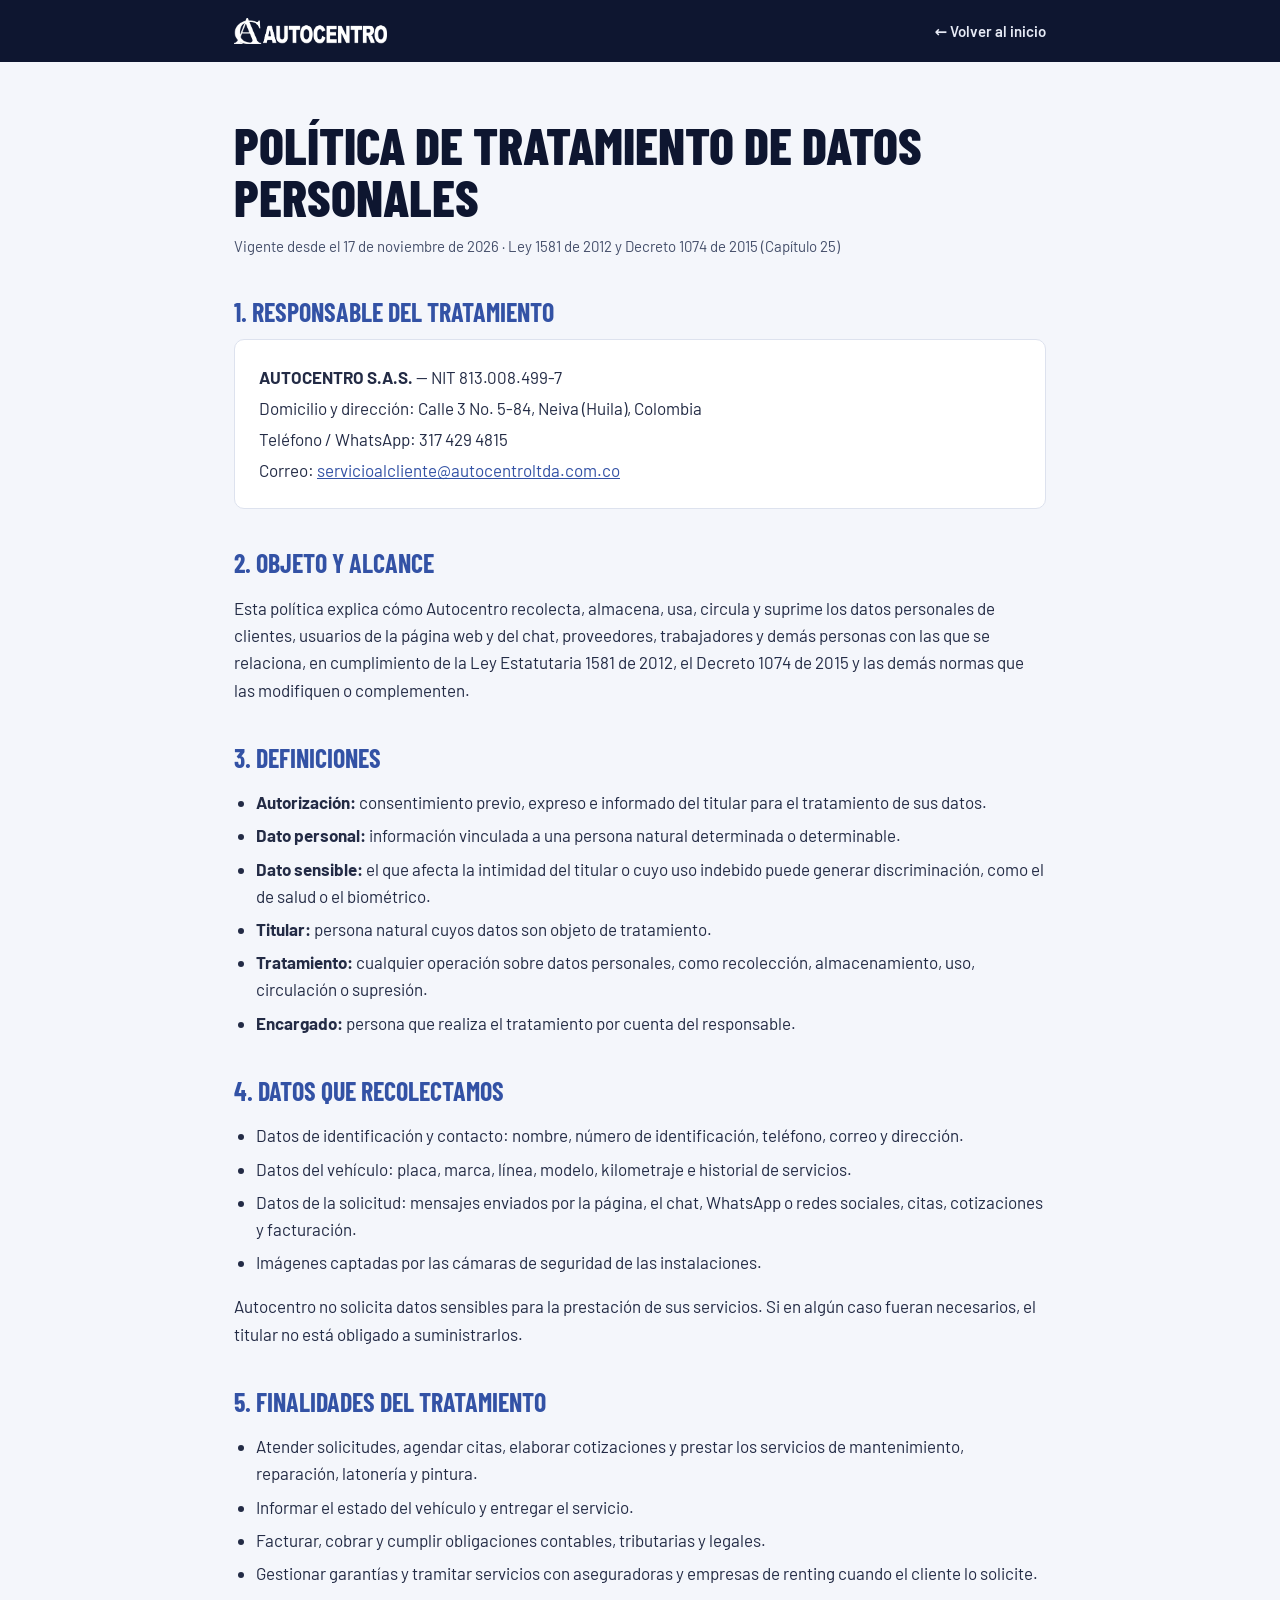
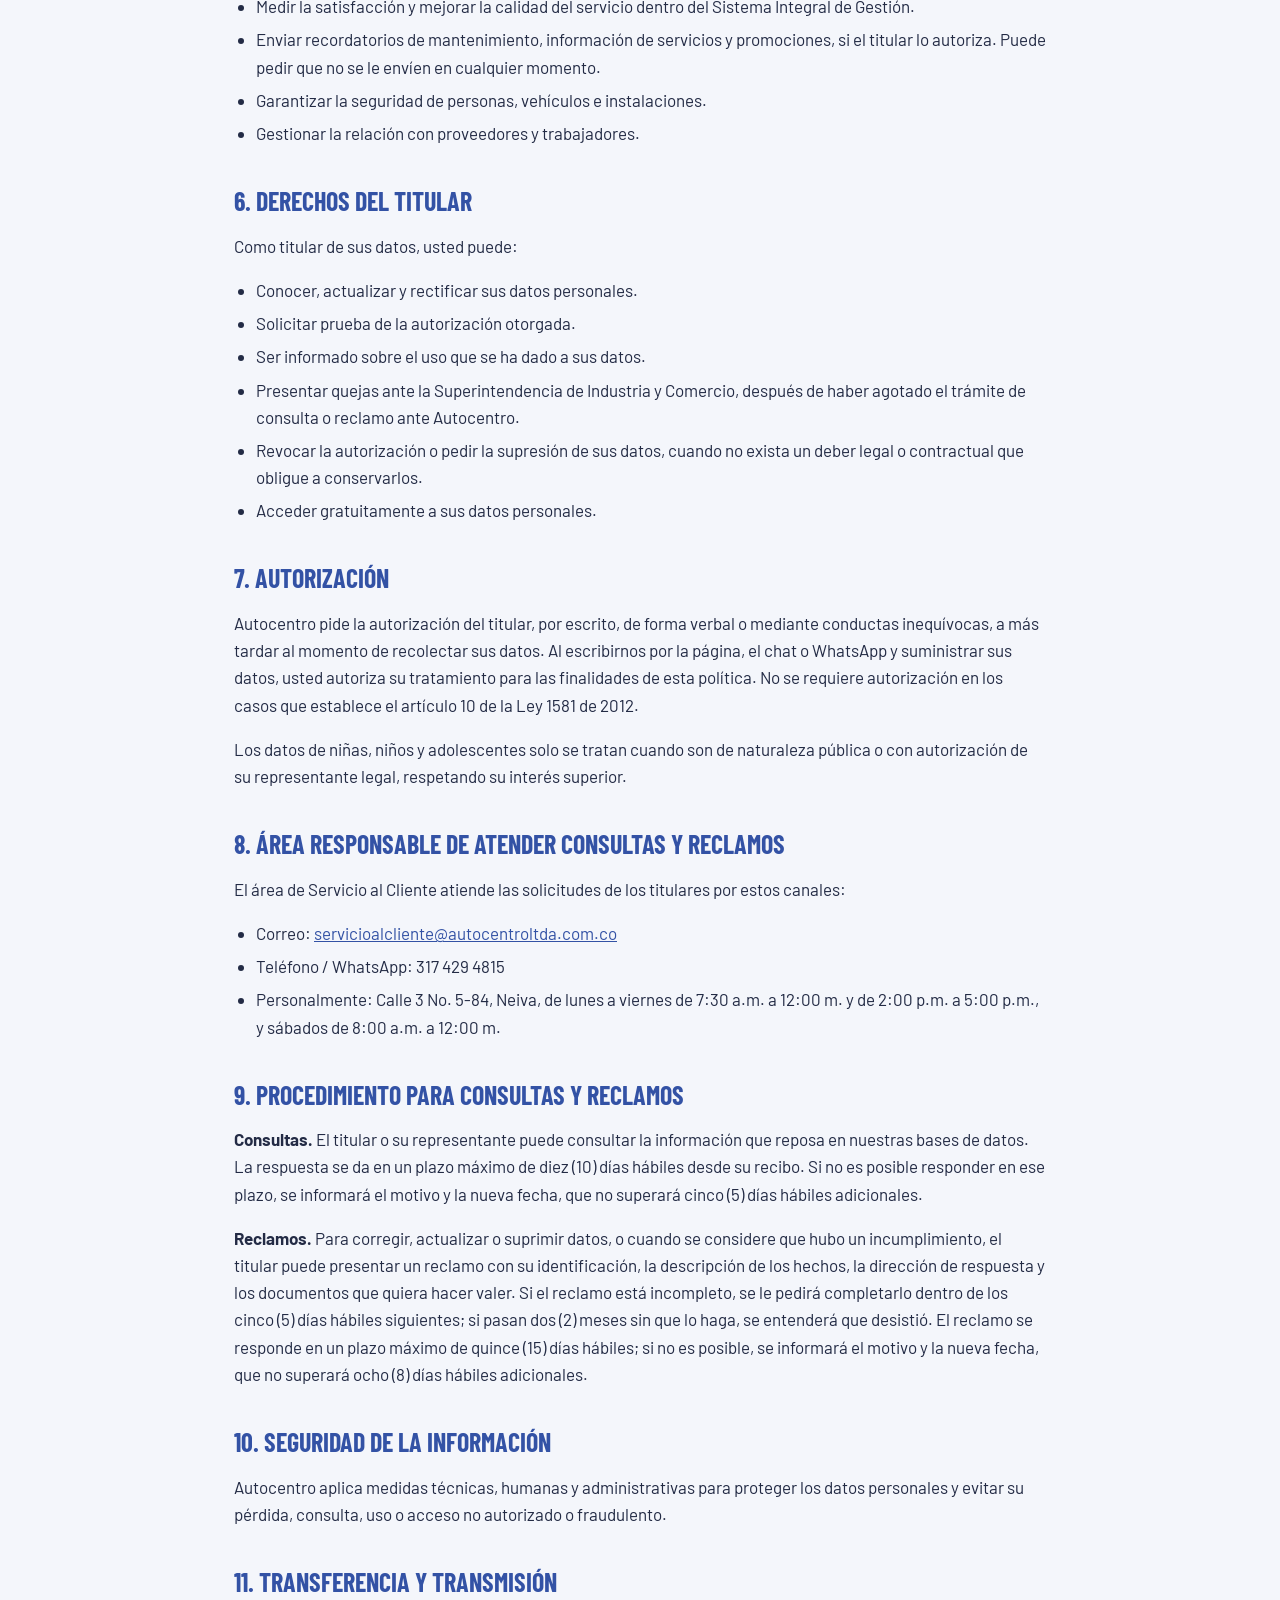
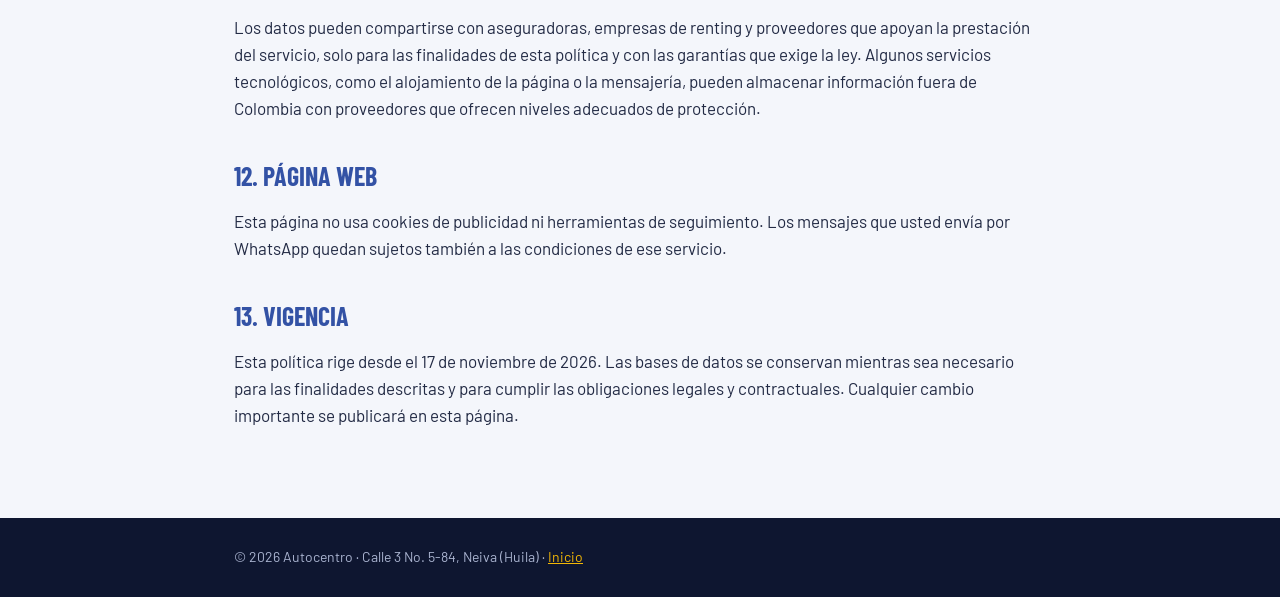
<file: site/politica-de-datos.html>
<!doctype html>
<html lang="es">
<head>
<meta charset="utf-8">
<meta name="viewport" content="width=device-width, initial-scale=1">
<title>Política de tratamiento de datos personales — Autocentro</title>
<meta name="description" content="Política de tratamiento de datos personales de Autocentro, conforme a la Ley 1581 de 2012 y el Decreto 1074 de 2015.">
<link rel="canonical" href="https://web.autocentroltda.com.co/politica-de-datos.html">
<link rel="icon" type="image/png" sizes="32x32" href="favicon-32.png">
<meta name="theme-color" content="#0E1630">
<link rel="stylesheet" href="assets/fonts.css">
<style>
:root{--ink:#0E1630;--blue:#3352A5;--muted:#46506B;--line:#DDE2EE;--bg:#F4F6FB}
*{box-sizing:border-box}
body{margin:0;background:var(--bg);color:var(--ink);font-family:'Barlow',system-ui,sans-serif;font-size:17px;line-height:1.6}
header{background:var(--ink)}
header .w{display:flex;align-items:center;justify-content:space-between;gap:16px;padding-top:18px;padding-bottom:18px}
header img{height:26px;width:auto;display:block}
header a.back{color:#E6EAF5;text-decoration:none;font-weight:600;font-size:15px}
header a.back:hover{color:#FFD24D}
.w{max-width:860px;margin:0 auto;padding-left:24px;padding-right:24px}
main{padding:56px 0 72px}
h1{font-family:'Barlow Condensed',sans-serif;font-weight:800;text-transform:uppercase;font-size:clamp(34px,6vw,52px);line-height:1;margin:0 0 12px}
h2{font-family:'Barlow Condensed',sans-serif;font-weight:700;text-transform:uppercase;font-size:26px;line-height:1.1;margin:40px 0 12px;color:var(--blue)}
p,li{color:#232B45}
ul{padding-left:22px}
li{margin:6px 0}
.meta{color:var(--muted);font-size:15px;margin:0 0 28px}
.card{background:#fff;border:1px solid var(--line);border-radius:10px;padding:20px 24px}
.card p{margin:4px 0}
a{color:var(--blue)}
footer{background:var(--ink);color:#A9B3CF;font-size:14px}
footer .w{padding-top:28px;padding-bottom:28px}
footer a{color:#F2B705}
</style>
</head>
<body>
<header><div class="w"><a href="./" aria-label="Ir al inicio"><img src="assets/img/logo-light-sin-ltda.png" alt="Autocentro"></a><a class="back" href="./">← Volver al inicio</a></div></header>
<main class="w">
<h1>Política de tratamiento de datos personales</h1>
<p class="meta">Vigente desde el 17 de noviembre de 2026 · Ley 1581 de 2012 y Decreto 1074 de 2015 (Capítulo 25)</p>

<h2>1. Responsable del tratamiento</h2>
<div class="card">
<p><strong>AUTOCENTRO S.A.S.</strong> — NIT 813.008.499-7</p>
<p>Domicilio y dirección: Calle 3 No. 5-84, Neiva (Huila), Colombia</p>
<p>Teléfono / WhatsApp: 317 429 4815</p>
<p>Correo: <a href="mailto:servicioalcliente@autocentroltda.com.co">servicioalcliente@autocentroltda.com.co</a></p>
</div>

<h2>2. Objeto y alcance</h2>
<p>Esta política explica cómo Autocentro recolecta, almacena, usa, circula y suprime los datos personales de clientes, usuarios de la página web y del chat, proveedores, trabajadores y demás personas con las que se relaciona, en cumplimiento de la Ley Estatutaria 1581 de 2012, el Decreto 1074 de 2015 y las demás normas que las modifiquen o complementen.</p>

<h2>3. Definiciones</h2>
<ul>
<li><strong>Autorización:</strong> consentimiento previo, expreso e informado del titular para el tratamiento de sus datos.</li>
<li><strong>Dato personal:</strong> información vinculada a una persona natural determinada o determinable.</li>
<li><strong>Dato sensible:</strong> el que afecta la intimidad del titular o cuyo uso indebido puede generar discriminación, como el de salud o el biométrico.</li>
<li><strong>Titular:</strong> persona natural cuyos datos son objeto de tratamiento.</li>
<li><strong>Tratamiento:</strong> cualquier operación sobre datos personales, como recolección, almacenamiento, uso, circulación o supresión.</li>
<li><strong>Encargado:</strong> persona que realiza el tratamiento por cuenta del responsable.</li>
</ul>

<h2>4. Datos que recolectamos</h2>
<ul>
<li>Datos de identificación y contacto: nombre, número de identificación, teléfono, correo y dirección.</li>
<li>Datos del vehículo: placa, marca, línea, modelo, kilometraje e historial de servicios.</li>
<li>Datos de la solicitud: mensajes enviados por la página, el chat, WhatsApp o redes sociales, citas, cotizaciones y facturación.</li>
<li>Imágenes captadas por las cámaras de seguridad de las instalaciones.</li>
</ul>
<p>Autocentro no solicita datos sensibles para la prestación de sus servicios. Si en algún caso fueran necesarios, el titular no está obligado a suministrarlos.</p>

<h2>5. Finalidades del tratamiento</h2>
<ul>
<li>Atender solicitudes, agendar citas, elaborar cotizaciones y prestar los servicios de mantenimiento, reparación, latonería y pintura.</li>
<li>Informar el estado del vehículo y entregar el servicio.</li>
<li>Facturar, cobrar y cumplir obligaciones contables, tributarias y legales.</li>
<li>Gestionar garantías y tramitar servicios con aseguradoras y empresas de renting cuando el cliente lo solicite.</li>
<li>Medir la satisfacción y mejorar la calidad del servicio dentro del Sistema Integral de Gestión.</li>
<li>Enviar recordatorios de mantenimiento, información de servicios y promociones, si el titular lo autoriza. Puede pedir que no se le envíen en cualquier momento.</li>
<li>Garantizar la seguridad de personas, vehículos e instalaciones.</li>
<li>Gestionar la relación con proveedores y trabajadores.</li>
</ul>

<h2>6. Derechos del titular</h2>
<p>Como titular de sus datos, usted puede:</p>
<ul>
<li>Conocer, actualizar y rectificar sus datos personales.</li>
<li>Solicitar prueba de la autorización otorgada.</li>
<li>Ser informado sobre el uso que se ha dado a sus datos.</li>
<li>Presentar quejas ante la Superintendencia de Industria y Comercio, después de haber agotado el trámite de consulta o reclamo ante Autocentro.</li>
<li>Revocar la autorización o pedir la supresión de sus datos, cuando no exista un deber legal o contractual que obligue a conservarlos.</li>
<li>Acceder gratuitamente a sus datos personales.</li>
</ul>

<h2>7. Autorización</h2>
<p>Autocentro pide la autorización del titular, por escrito, de forma verbal o mediante conductas inequívocas, a más tardar al momento de recolectar sus datos. Al escribirnos por la página, el chat o WhatsApp y suministrar sus datos, usted autoriza su tratamiento para las finalidades de esta política. No se requiere autorización en los casos que establece el artículo 10 de la Ley 1581 de 2012.</p>
<p>Los datos de niñas, niños y adolescentes solo se tratan cuando son de naturaleza pública o con autorización de su representante legal, respetando su interés superior.</p>

<h2>8. Área responsable de atender consultas y reclamos</h2>
<p>El área de Servicio al Cliente atiende las solicitudes de los titulares por estos canales:</p>
<ul>
<li>Correo: <a href="mailto:servicioalcliente@autocentroltda.com.co">servicioalcliente@autocentroltda.com.co</a></li>
<li>Teléfono / WhatsApp: 317 429 4815</li>
<li>Personalmente: Calle 3 No. 5-84, Neiva, de lunes a viernes de 7:30 a.m. a 12:00 m. y de 2:00 p.m. a 5:00 p.m., y sábados de 8:00 a.m. a 12:00 m.</li>
</ul>

<h2>9. Procedimiento para consultas y reclamos</h2>
<p><strong>Consultas.</strong> El titular o su representante puede consultar la información que reposa en nuestras bases de datos. La respuesta se da en un plazo máximo de diez (10) días hábiles desde su recibo. Si no es posible responder en ese plazo, se informará el motivo y la nueva fecha, que no superará cinco (5) días hábiles adicionales.</p>
<p><strong>Reclamos.</strong> Para corregir, actualizar o suprimir datos, o cuando se considere que hubo un incumplimiento, el titular puede presentar un reclamo con su identificación, la descripción de los hechos, la dirección de respuesta y los documentos que quiera hacer valer. Si el reclamo está incompleto, se le pedirá completarlo dentro de los cinco (5) días hábiles siguientes; si pasan dos (2) meses sin que lo haga, se entenderá que desistió. El reclamo se responde en un plazo máximo de quince (15) días hábiles; si no es posible, se informará el motivo y la nueva fecha, que no superará ocho (8) días hábiles adicionales.</p>

<h2>10. Seguridad de la información</h2>
<p>Autocentro aplica medidas técnicas, humanas y administrativas para proteger los datos personales y evitar su pérdida, consulta, uso o acceso no autorizado o fraudulento.</p>

<h2>11. Transferencia y transmisión</h2>
<p>Los datos pueden compartirse con aseguradoras, empresas de renting y proveedores que apoyan la prestación del servicio, solo para las finalidades de esta política y con las garantías que exige la ley. Algunos servicios tecnológicos, como el alojamiento de la página o la mensajería, pueden almacenar información fuera de Colombia con proveedores que ofrecen niveles adecuados de protección.</p>

<h2>12. Página web</h2>
<p>Esta página no usa cookies de publicidad ni herramientas de seguimiento. Los mensajes que usted envía por WhatsApp quedan sujetos también a las condiciones de ese servicio.</p>

<h2>13. Vigencia</h2>
<p>Esta política rige desde el 17 de noviembre de 2026. Las bases de datos se conservan mientras sea necesario para las finalidades descritas y para cumplir las obligaciones legales y contractuales. Cualquier cambio importante se publicará en esta página.</p>
</main>
<footer><div class="w">© 2026 Autocentro · Calle 3 No. 5-84, Neiva (Huila) · <a href="./">Inicio</a></div></footer>
</body>
</html>
</file>
<file: site/assets/fonts.css>
@font-face{font-family:'Barlow';font-weight:400;font-style:normal;font-display:swap;src:url(fonts/barlow-latin-400-normal.woff2) format('woff2')}
@font-face{font-family:'Barlow';font-weight:500;font-style:normal;font-display:swap;src:url(fonts/barlow-latin-500-normal.woff2) format('woff2')}
@font-face{font-family:'Barlow';font-weight:600;font-style:normal;font-display:swap;src:url(fonts/barlow-latin-600-normal.woff2) format('woff2')}
@font-face{font-family:'Barlow';font-weight:700;font-style:normal;font-display:swap;src:url(fonts/barlow-latin-700-normal.woff2) format('woff2')}
@font-face{font-family:'Barlow Condensed';font-weight:600;font-style:normal;font-display:swap;src:url(fonts/barlow-condensed-latin-600-normal.woff2) format('woff2')}
@font-face{font-family:'Barlow Condensed';font-weight:700;font-style:normal;font-display:swap;src:url(fonts/barlow-condensed-latin-700-normal.woff2) format('woff2')}
@font-face{font-family:'Barlow Condensed';font-weight:800;font-style:normal;font-display:swap;src:url(fonts/barlow-condensed-latin-800-normal.woff2) format('woff2')}
html{scroll-behavior:smooth}
</file>
